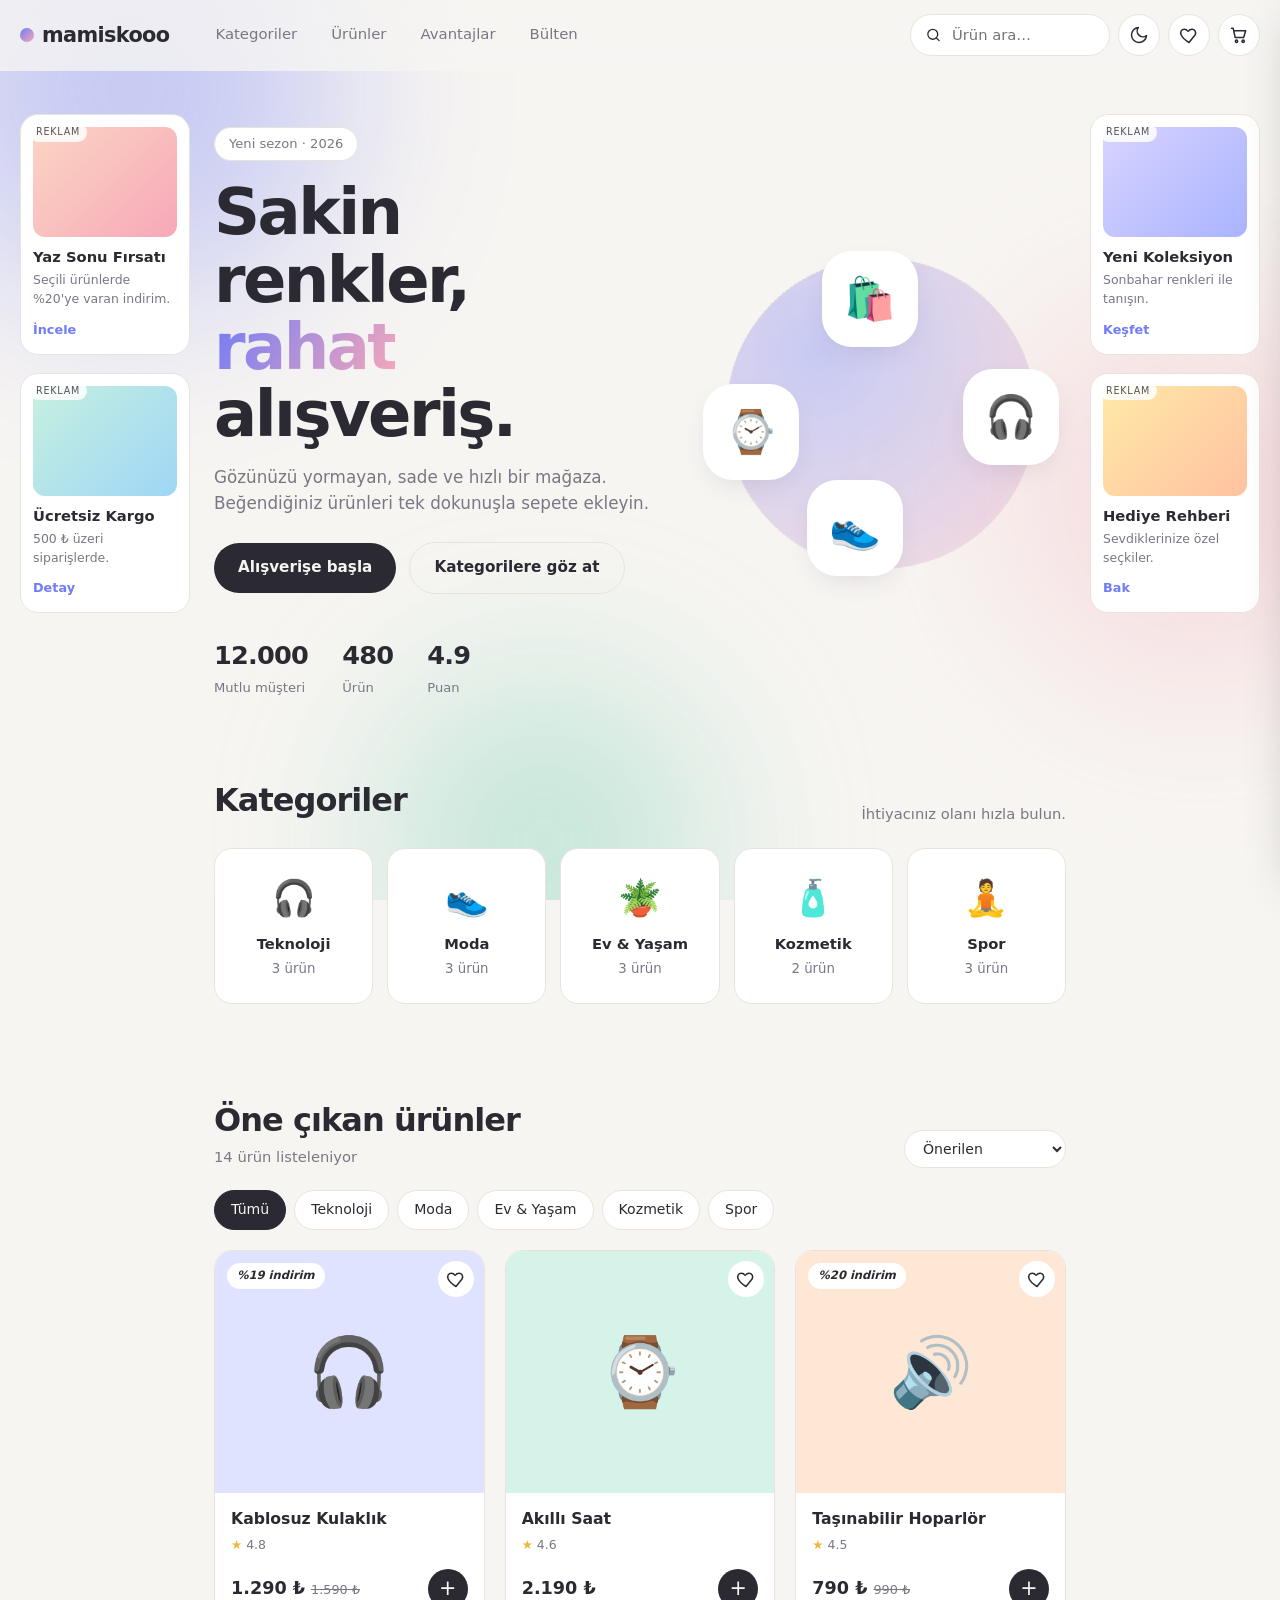
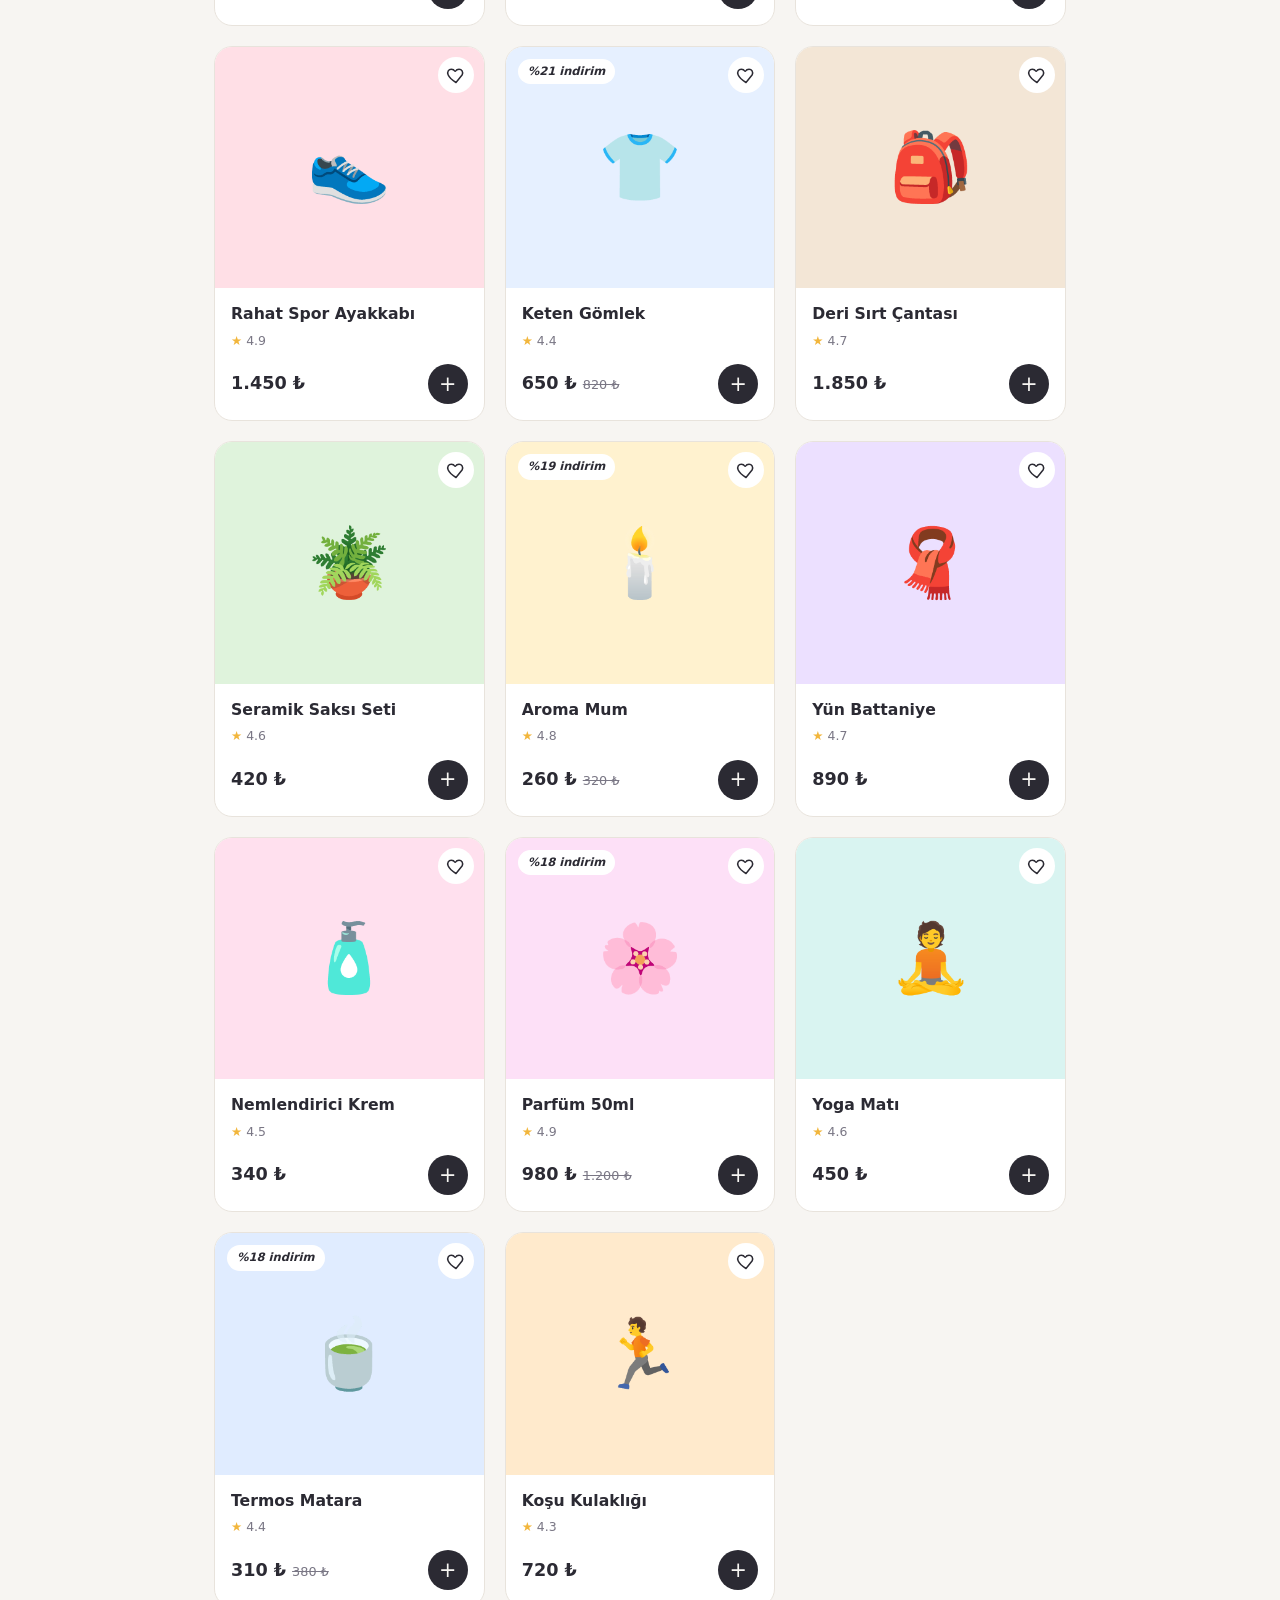
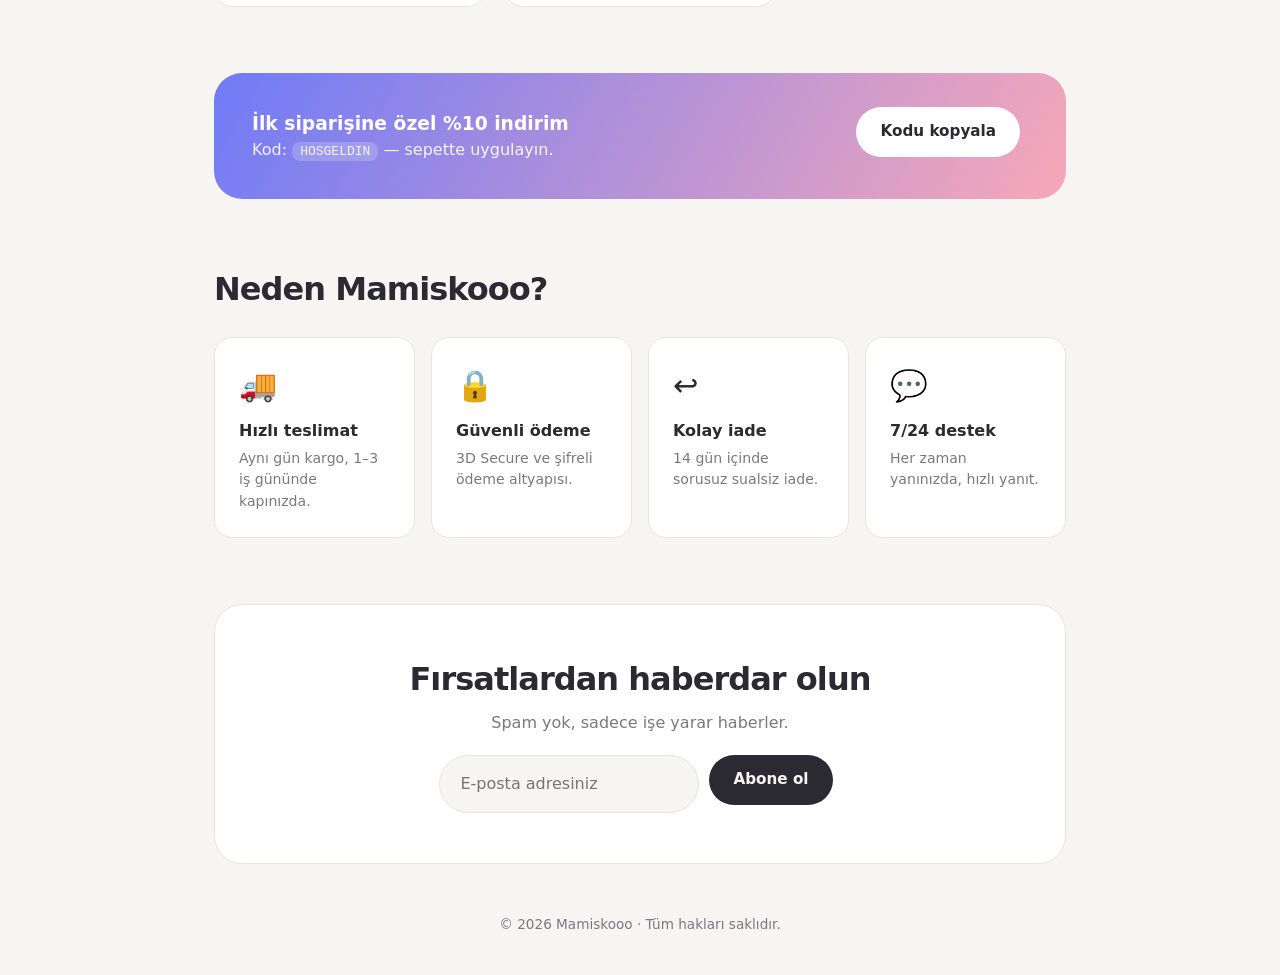
<file: index.html>
<!DOCTYPE html>
<html lang="tr">
<head>
<meta charset="utf-8">
<meta name="viewport" content="width=device-width, initial-scale=1">
<title>Mamiskooo — Sakin, şık alışveriş</title>
<meta name="description" content="Gözü yormayan, sade ve animasyonlu modern e-ticaret deneyimi.">
<link rel="stylesheet" href="css/style.css">
</head>
<body>
<a class="skip" href="#urunler">İçeriğe geç</a>
<div class="bg-blobs" aria-hidden="true"><i></i><i></i><i></i></div>

<header class="header" id="header">
  <div class="wrap header-in">
    <a class="logo" href="#top" aria-label="Mamiskooo ana sayfa"><span class="logo-dot"></span>mamiskooo</a>
    <nav class="nav" aria-label="Ana menü">
      <a href="#kategoriler">Kategoriler</a>
      <a href="#urunler">Ürünler</a>
      <a href="#avantajlar">Avantajlar</a>
      <a href="#bulten">Bülten</a>
    </nav>
    <div class="actions">
      <label class="search"><span class="sr">Ara</span>
        <svg viewBox="0 0 24 24" aria-hidden="true"><circle cx="11" cy="11" r="7"/><path d="m20 20-3.5-3.5"/></svg>
        <input id="q" type="search" placeholder="Ürün ara…" autocomplete="off">
      </label>
      <button class="icon-btn" id="theme" aria-label="Tema değiştir"><svg viewBox="0 0 24 24"><path d="M21 12.8A9 9 0 1 1 11.2 3a7 7 0 0 0 9.8 9.8z"/></svg></button>
      <button class="icon-btn" id="favBtn" aria-label="Favoriler"><svg viewBox="0 0 24 24"><path d="M12 21s-7.5-4.6-9.5-9.3C1.2 8.5 3 5 6.4 5c2 0 3.5 1.1 4.3 2.5h.6C12.1 6.1 13.6 5 15.6 5 19 5 20.8 8.5 19.5 11.7 19.5 11.7 12 21 12 21z"/></svg><b class="badge" id="favCount">0</b></button>
      <button class="icon-btn cart-btn" id="cartBtn" aria-label="Sepeti aç"><svg viewBox="0 0 24 24"><path d="M3 4h2l2.4 11h10.2L20 7H6.2"/><circle cx="9" cy="19.5" r="1.4"/><circle cx="17" cy="19.5" r="1.4"/></svg><b class="badge" id="cartCount">0</b></button>
    </div>
  </div>
</header>

<div class="layout" id="top">
  <!-- Sol reklam rayı -->
  <aside class="rail rail-l" aria-label="Reklam alanı">
    <div class="ad" data-ad>
      <button class="ad-x" aria-label="Reklamı kapat">×</button>
      <span class="ad-tag">Reklam</span>
      <div class="ad-art a1"></div>
      <h4>Yaz Sonu Fırsatı</h4>
      <p>Seçili ürünlerde %20'ye varan indirim.</p>
      <a href="#urunler">İncele</a>
    </div>
    <div class="ad" data-ad>
      <button class="ad-x" aria-label="Reklamı kapat">×</button>
      <span class="ad-tag">Reklam</span>
      <div class="ad-art a2"></div>
      <h4>Ücretsiz Kargo</h4>
      <p>500 ₺ üzeri siparişlerde.</p>
      <a href="#avantajlar">Detay</a>
    </div>
  </aside>

  <main class="main">
    <section class="hero">
      <div class="hero-text">
        <span class="pill reveal">Yeni sezon · 2026</span>
        <h1 class="reveal" style="--d:.08s">Sakin renkler,<br><em>rahat</em> alışveriş.</h1>
        <p class="reveal" style="--d:.16s">Gözünüzü yormayan, sade ve hızlı bir mağaza. Beğendiğiniz ürünleri tek dokunuşla sepete ekleyin.</p>
        <div class="reveal" style="--d:.24s">
          <a class="btn" href="#urunler">Alışverişe başla</a>
          <a class="btn ghost" href="#kategoriler">Kategorilere göz at</a>
        </div>
        <ul class="stats reveal" style="--d:.32s">
          <li><b data-count="12000">0</b><span>Mutlu müşteri</span></li>
          <li><b data-count="480">0</b><span>Ürün</span></li>
          <li><b data-count="4.9" data-dec="1">0</b><span>Puan</span></li>
        </ul>
      </div>
      <div class="hero-art" aria-hidden="true">
        <div class="orb o1">🛍️</div><div class="orb o2">🎧</div><div class="orb o3">👟</div><div class="orb o4">⌚</div>
        <div class="ring"></div>
      </div>
    </section>

    <section id="kategoriler" class="sec">
      <div class="sec-head reveal"><h2>Kategoriler</h2><p>İhtiyacınız olanı hızla bulun.</p></div>
      <div class="cats" id="cats"></div>
    </section>

    <section id="urunler" class="sec">
      <div class="sec-head reveal">
        <div><h2>Öne çıkan ürünler</h2><p id="resultInfo"></p></div>
        <label class="sort"><span class="sr">Sırala</span>
          <select id="sort">
            <option value="def">Önerilen</option>
            <option value="asc">Fiyat: Artan</option>
            <option value="desc">Fiyat: Azalan</option>
            <option value="rate">En yüksek puan</option>
          </select>
        </label>
      </div>
      <div class="chips" id="chips" role="tablist"></div>
      <div class="grid" id="grid"></div>
      <p class="empty" id="empty" hidden>Aramanıza uygun ürün bulunamadı.</p>
    </section>

    <section class="banner reveal">
      <div><h3>İlk siparişine özel %10 indirim</h3><p>Kod: <code>HOSGELDIN</code> — sepette uygulayın.</p></div>
      <button class="btn light" id="copyCode">Kodu kopyala</button>
    </section>

    <section id="avantajlar" class="sec">
      <div class="sec-head reveal"><h2>Neden Mamiskooo?</h2></div>
      <div class="perks">
        <article class="perk reveal"><span>🚚</span><h4>Hızlı teslimat</h4><p>Aynı gün kargo, 1–3 iş gününde kapınızda.</p></article>
        <article class="perk reveal" style="--d:.08s"><span>🔒</span><h4>Güvenli ödeme</h4><p>3D Secure ve şifreli ödeme altyapısı.</p></article>
        <article class="perk reveal" style="--d:.16s"><span>↩️</span><h4>Kolay iade</h4><p>14 gün içinde sorusuz sualsiz iade.</p></article>
        <article class="perk reveal" style="--d:.24s"><span>💬</span><h4>7/24 destek</h4><p>Her zaman yanınızda, hızlı yanıt.</p></article>
      </div>
    </section>

    <section id="bulten" class="sec news reveal">
      <h2>Fırsatlardan haberdar olun</h2>
      <p>Spam yok, sadece işe yarar haberler.</p>
      <form id="newsForm"><input type="email" required placeholder="E-posta adresiniz" aria-label="E-posta"><button class="btn">Abone ol</button></form>
    </section>

    <footer class="footer">© 2026 Mamiskooo · Tüm hakları saklıdır.</footer>
  </main>

  <!-- Sağ reklam rayı -->
  <aside class="rail rail-r" aria-label="Reklam alanı">
    <div class="ad" data-ad>
      <button class="ad-x" aria-label="Reklamı kapat">×</button>
      <span class="ad-tag">Reklam</span>
      <div class="ad-art a3"></div>
      <h4>Yeni Koleksiyon</h4>
      <p>Sonbahar renkleri ile tanışın.</p>
      <a href="#urunler">Keşfet</a>
    </div>
    <div class="ad" data-ad>
      <button class="ad-x" aria-label="Reklamı kapat">×</button>
      <span class="ad-tag">Reklam</span>
      <div class="ad-art a4"></div>
      <h4>Hediye Rehberi</h4>
      <p>Sevdiklerinize özel seçkiler.</p>
      <a href="#kategoriler">Bak</a>
    </div>
  </aside>
</div>

<!-- Sepet çekmecesi -->
<div class="overlay" id="overlay"></div>
<aside class="drawer" id="drawer" aria-label="Sepet" aria-hidden="true">
  <div class="drawer-head"><h3>Sepetim</h3><button class="icon-btn" id="closeCart" aria-label="Kapat">×</button></div>
  <div class="drawer-body" id="cartItems"></div>
  <div class="drawer-foot">
    <div class="ship" id="shipBar"><span id="shipText"></span><div class="bar"><i id="shipFill"></i></div></div>
    <div class="total"><span>Toplam</span><b id="cartTotal">0 ₺</b></div>
    <button class="btn block" id="checkout">Ödemeye geç</button>
  </div>
</aside>

<!-- Hızlı bakış -->
<div class="modal" id="modal" aria-hidden="true" role="dialog" aria-modal="true">
  <div class="modal-card" id="modalCard"></div>
</div>

<div class="toast" id="toast" role="status" aria-live="polite"></div>
<script src="js/app.js"></script>
</body>
</html>
</file>
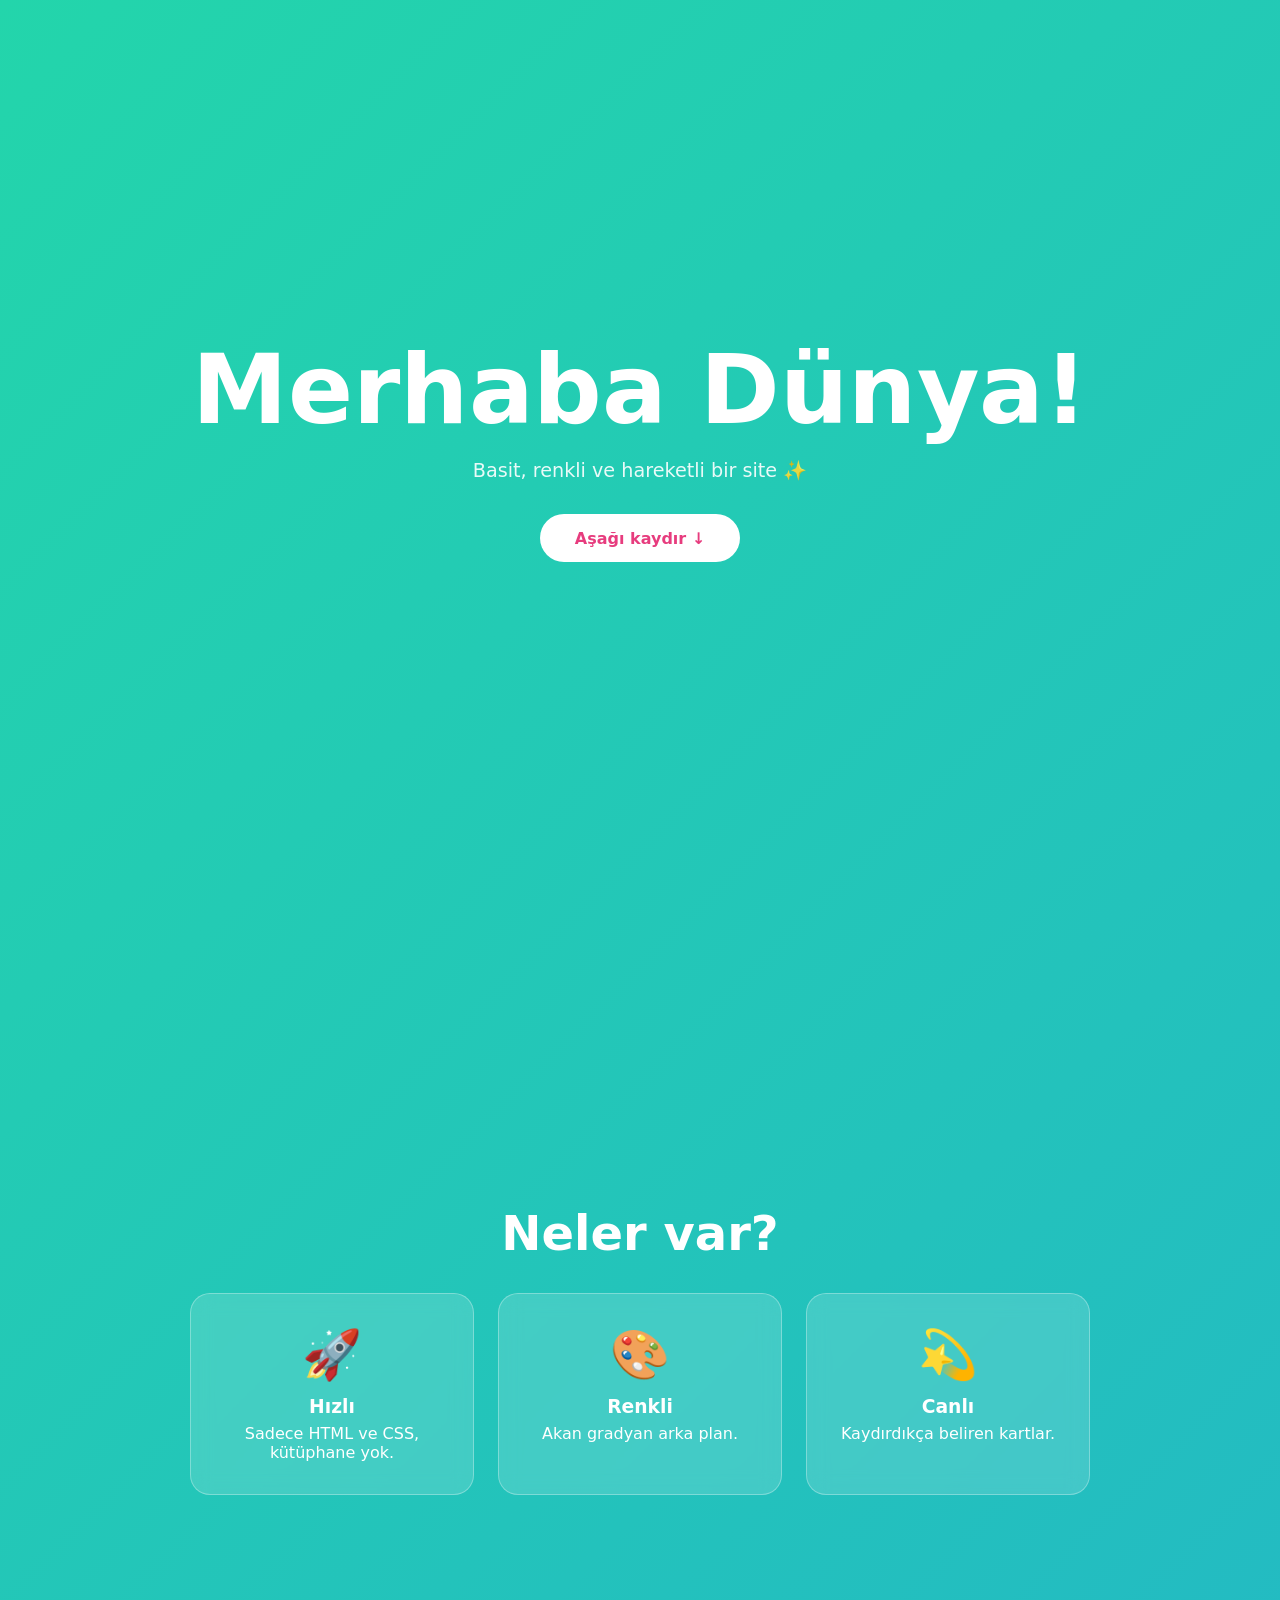
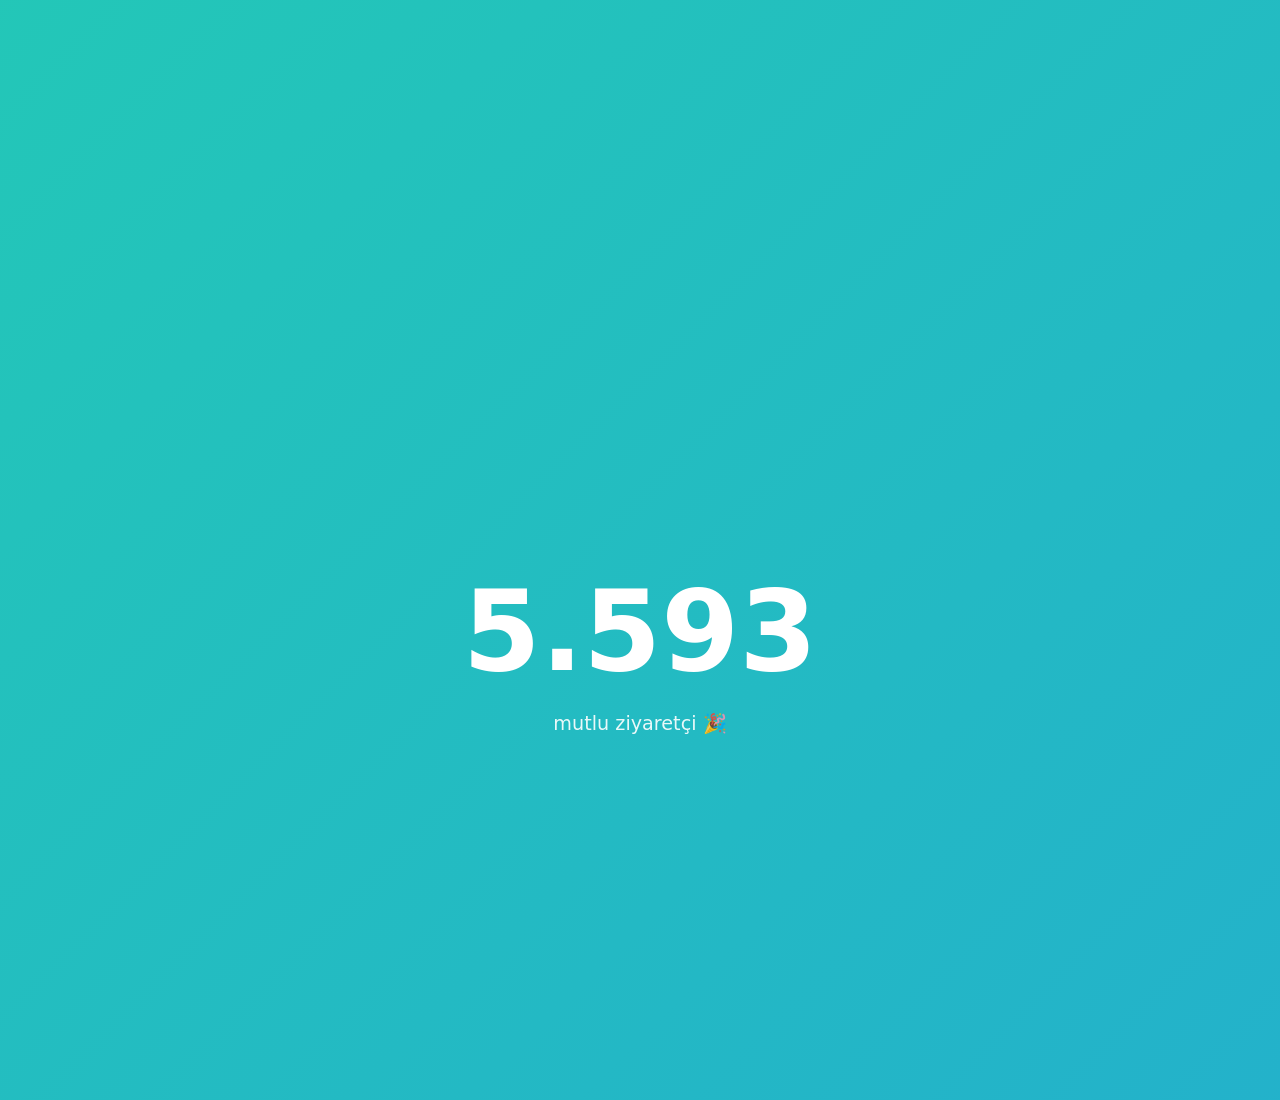
<file: basit/index.html>
<!DOCTYPE html>
<html lang="tr">
<head>
<meta charset="utf-8">
<meta name="viewport" content="width=device-width, initial-scale=1">
<title>Merhaba Dünya — Animasyonlu Site</title>
<style>
  *{margin:0;padding:0;box-sizing:border-box}
  html{scroll-behavior:smooth}
  body{
    font-family:system-ui,-apple-system,"Segoe UI",Roboto,sans-serif;
    color:#fff;min-height:100vh;overflow-x:hidden;
    background:linear-gradient(-45deg,#ee7752,#e73c7e,#23a6d5,#23d5ab);
    background-size:400% 400%;animation:bg 15s ease infinite;
  }
  @keyframes bg{0%{background-position:0 50%}50%{background-position:100% 50%}100%{background-position:0 50%}}

  /* Yüzen baloncuklar */
  .bubbles{position:fixed;inset:0;z-index:0;pointer-events:none;overflow:hidden}
  .bubbles span{
    position:absolute;bottom:-120px;border-radius:50%;
    background:rgba(255,255,255,.18);backdrop-filter:blur(2px);
    animation:rise linear infinite;
  }
  @keyframes rise{to{transform:translateY(-120vh) scale(1.3);opacity:0}}

  main{position:relative;z-index:1}
  section{min-height:100vh;display:grid;place-items:center;padding:2rem;text-align:center}

  h1{font-size:clamp(2.5rem,9vw,6rem);line-height:1.1;font-weight:800}
  h1 span{display:inline-block;animation:pop .8s cubic-bezier(.2,1.6,.4,1) both}
  @keyframes pop{from{opacity:0;transform:translateY(40px) scale(.5) rotate(-10deg)}}
  .sub{margin-top:1rem;font-size:1.2rem;opacity:.9;animation:fade 1.5s .9s both}
  @keyframes fade{from{opacity:0}}

  .btn{
    display:inline-block;margin-top:2rem;padding:.9rem 2.2rem;border-radius:999px;
    background:#fff;color:#e73c7e;font-weight:700;text-decoration:none;
    animation:pulse 2s infinite;transition:transform .2s;
  }
  .btn:hover{transform:scale(1.1) rotate(-2deg)}
  @keyframes pulse{0%{box-shadow:0 0 0 0 rgba(255,255,255,.7)}70%{box-shadow:0 0 0 22px rgba(255,255,255,0)}100%{box-shadow:0 0 0 0 rgba(255,255,255,0)}}

  /* Kartlar */
  .cards{display:grid;grid-template-columns:repeat(auto-fit,minmax(220px,1fr));gap:1.5rem;max-width:900px;width:100%}
  .card{
    background:rgba(255,255,255,.15);backdrop-filter:blur(10px);
    border:1px solid rgba(255,255,255,.3);border-radius:20px;padding:2rem 1.5rem;
    opacity:0;transform:translateY(50px);transition:opacity .7s,transform .7s,background .3s;
  }
  .card.show{opacity:1;transform:none}
  .card:hover{transform:translateY(-10px) scale(1.03);background:rgba(255,255,255,.25)}
  .card .ico{font-size:3rem;display:inline-block;animation:float 3s ease-in-out infinite}
  .card:nth-child(2) .ico{animation-delay:.5s}
  .card:nth-child(3) .ico{animation-delay:1s}
  @keyframes float{50%{transform:translateY(-12px) rotate(8deg)}}
  .card h3{margin:.8rem 0 .4rem}
  h2{font-size:clamp(1.8rem,5vw,3rem);margin-bottom:2rem}

  /* Sayaç */
  .counter{font-size:clamp(3rem,12vw,7rem);font-weight:800}

  @media (prefers-reduced-motion:reduce){*{animation:none!important;transition:none!important}.card{opacity:1;transform:none}}
</style>
</head>
<body>
<div class="bubbles" id="bubbles" aria-hidden="true"></div>

<main>
  <section>
    <div>
      <h1 id="title">Merhaba Dünya!</h1>
      <p class="sub">Basit, renkli ve hareketli bir site ✨</p>
      <a class="btn" href="#kartlar">Aşağı kaydır ↓</a>
    </div>
  </section>

  <section id="kartlar">
    <div>
      <h2>Neler var?</h2>
      <div class="cards">
        <div class="card"><div class="ico">🚀</div><h3>Hızlı</h3><p>Sadece HTML ve CSS, kütüphane yok.</p></div>
        <div class="card"><div class="ico">🎨</div><h3>Renkli</h3><p>Akan gradyan arka plan.</p></div>
        <div class="card"><div class="ico">💫</div><h3>Canlı</h3><p>Kaydırdıkça beliren kartlar.</p></div>
      </div>
    </div>
  </section>

  <section>
    <div>
      <div class="counter" id="count">0</div>
      <p class="sub" style="animation:none">mutlu ziyaretçi 🎉</p>
    </div>
  </section>
</main>

<script>
  // Başlığı harf harf canlandır
  const t = document.getElementById('title');
  t.innerHTML = [...t.textContent].map((c,i)=>
    `<span style="animation-delay:${i*.06}s">${c===' '?'&nbsp;':c}</span>`).join('');

  // Baloncuklar
  const b = document.getElementById('bubbles');
  for(let i=0;i<25;i++){
    const s=document.createElement('span'), z=20+Math.random()*80;
    s.style.cssText=`left:${Math.random()*100}%;width:${z}px;height:${z}px;`+
      `animation-duration:${8+Math.random()*12}s;animation-delay:${-Math.random()*20}s`;
    b.appendChild(s);
  }

  // Kaydırınca beliren kartlar + sayaç
  const io = new IntersectionObserver(es=>es.forEach(e=>{
    if(!e.isIntersecting) return;
    e.target.classList.add('show');
    if(e.target.id==='count') countUp(e.target);
    io.unobserve(e.target);
  }),{threshold:.3});
  document.querySelectorAll('.card').forEach((c,i)=>{c.style.transitionDelay=i*.15+'s';io.observe(c)});
  io.observe(document.getElementById('count'));

  function countUp(el){
    const end=12345, t0=performance.now(), d=2000;
    (function f(n){
      const p=Math.min((n-t0)/d,1);
      el.textContent=Math.floor(end*(1-Math.pow(1-p,3))).toLocaleString('tr-TR');
      if(p<1) requestAnimationFrame(f);
    })(t0);
  }
</script>
</body>
</html>
</file>
<file: css/style.css>
:root{
  --bg:#f7f5f2; --surface:#ffffff; --surface-2:#f0ece6; --text:#2b2a33; --muted:#7a7785;
  --line:#e8e3dc; --brand:#6f7bf7; --brand-2:#f7a8b8; --accent:#5fc9a8; --shadow:0 10px 30px -12px rgba(60,50,90,.18);
  --r:18px; --ease:cubic-bezier(.22,.8,.3,1);
}
:root[data-theme=dark]{
  --bg:#17171d; --surface:#20202a; --surface-2:#2a2a36; --text:#ecebf2; --muted:#9a98a8;
  --line:#32323f; --brand:#8d97ff; --brand-2:#e58fa3; --accent:#6fd6b5; --shadow:0 10px 30px -12px rgba(0,0,0,.5);
}
*{box-sizing:border-box;margin:0}
html{scroll-behavior:smooth;scroll-padding-top:90px}
body{font-family:"Inter",system-ui,-apple-system,"Segoe UI",Roboto,sans-serif;background:var(--bg);color:var(--text);line-height:1.55;transition:background .4s,color .4s;overflow-x:hidden}
a{color:inherit;text-decoration:none}
button,input,select{font:inherit;color:inherit}
button{cursor:pointer;background:none;border:0}
svg{width:20px;height:20px;fill:none;stroke:currentColor;stroke-width:1.8;stroke-linecap:round;stroke-linejoin:round}
.sr{position:absolute;width:1px;height:1px;overflow:hidden;clip:rect(0 0 0 0)}
.skip{position:absolute;left:-999px}.skip:focus{left:12px;top:12px;background:var(--surface);padding:8px 14px;border-radius:10px;z-index:99}
:focus-visible{outline:2px solid var(--brand);outline-offset:2px}
.wrap{max-width:1400px;margin:auto;padding:0 20px}

/* Arka plan */
.bg-blobs{position:fixed;inset:0;z-index:-1;overflow:hidden;pointer-events:none}
.bg-blobs i{position:absolute;border-radius:50%;filter:blur(90px);opacity:.35;animation:float 22s ease-in-out infinite}
.bg-blobs i:nth-child(1){width:420px;height:420px;background:var(--brand);top:-120px;left:-80px}
.bg-blobs i:nth-child(2){width:360px;height:360px;background:var(--brand-2);top:35%;right:-100px;animation-delay:-8s}
.bg-blobs i:nth-child(3){width:320px;height:320px;background:var(--accent);bottom:-100px;left:30%;animation-delay:-15s}
@keyframes float{50%{transform:translate(40px,-50px) scale(1.12)}}

/* Header */
.header{position:sticky;top:0;z-index:30;backdrop-filter:blur(14px);background:color-mix(in srgb,var(--bg) 78%,transparent);border-bottom:1px solid transparent;transition:border-color .3s,box-shadow .3s}
.header.scrolled{border-color:var(--line);box-shadow:var(--shadow)}
.header-in{display:flex;align-items:center;gap:20px;height:70px}
.logo{font-weight:800;font-size:1.3rem;letter-spacing:-.03em;display:flex;align-items:center;gap:8px}
.logo-dot{width:14px;height:14px;border-radius:50%;background:linear-gradient(135deg,var(--brand),var(--brand-2));animation:pulse 3s ease-in-out infinite}
@keyframes pulse{50%{transform:scale(1.3)}}
.nav{display:flex;gap:6px;margin-left:12px}
.nav a{padding:8px 14px;border-radius:99px;color:var(--muted);font-size:.93rem;transition:.25s}
.nav a:hover{background:var(--surface-2);color:var(--text)}
.actions{margin-left:auto;display:flex;align-items:center;gap:8px}
.search{display:flex;align-items:center;gap:8px;background:var(--surface);border:1px solid var(--line);border-radius:99px;padding:0 14px;height:42px;transition:.3s var(--ease);width:200px}
.search:focus-within{width:260px;border-color:var(--brand);box-shadow:0 0 0 4px color-mix(in srgb,var(--brand) 18%,transparent)}
.search input{border:0;background:none;outline:0;width:100%;font-size:.92rem}
.icon-btn{position:relative;width:42px;height:42px;border-radius:50%;display:grid;place-items:center;background:var(--surface);border:1px solid var(--line);transition:.25s var(--ease);font-size:1.4rem}
.icon-btn:hover{transform:translateY(-2px) rotate(-4deg);border-color:var(--brand)}
.badge{position:absolute;top:-4px;right:-4px;min-width:19px;height:19px;border-radius:99px;background:var(--brand);color:#fff;font-size:.7rem;display:grid;place-items:center;padding:0 5px;transform:scale(0);transition:transform .35s var(--ease)}
.badge.on{transform:scale(1)}.badge.bump{animation:bump .4s}
@keyframes bump{40%{transform:scale(1.5)}}

/* Yerleşim: reklam rayları yanlarda */
.layout{display:grid;grid-template-columns:minmax(0,1fr);gap:24px;max-width:1500px;margin:auto;padding:0 20px}
.rail{display:none}
@media(min-width:1200px){
  .layout{grid-template-columns:170px minmax(0,1fr) 170px}
  .rail{display:flex;flex-direction:column;gap:18px;position:sticky;top:90px;align-self:start;padding-top:24px}
}
.ad{position:relative;background:var(--surface);border:1px solid var(--line);border-radius:var(--r);padding:12px;opacity:0;transform:translateY(14px);animation:rise .8s var(--ease) forwards;transition:.35s var(--ease)}
.rail .ad:nth-child(2){animation-delay:.2s}
.ad:hover{transform:translateY(-3px);box-shadow:var(--shadow)}
.ad-tag{position:absolute;top:8px;left:8px;font-size:.6rem;letter-spacing:.08em;text-transform:uppercase;background:rgba(255,255,255,.85);color:#555;padding:2px 7px;border-radius:99px;z-index:1}
.ad-x{position:absolute;top:6px;right:6px;width:22px;height:22px;border-radius:50%;background:rgba(0,0,0,.35);color:#fff;font-size:.9rem;line-height:1;z-index:1;opacity:0;transition:.25s}
.ad:hover .ad-x,.ad-x:focus-visible{opacity:1}
.ad-art{height:110px;border-radius:12px;margin-bottom:10px;background-size:200% 200%;animation:shift 10s ease infinite}
.a1{background-image:linear-gradient(135deg,#fbd5c4,#f7a8b8,#fbd5c4)}
.a2{background-image:linear-gradient(135deg,#c6f0e0,#9fd6f5,#c6f0e0)}
.a3{background-image:linear-gradient(135deg,#d9d4ff,#a9b3ff,#d9d4ff)}
.a4{background-image:linear-gradient(135deg,#ffe9a8,#ffc2a0,#ffe9a8)}
@keyframes shift{50%{background-position:100% 100%}}
.ad h4{font-size:.92rem;line-height:1.3}.ad p{font-size:.78rem;color:var(--muted);margin:4px 0 8px}
.ad a{font-size:.8rem;font-weight:600;color:var(--brand)}
.ad.gone{animation:none;opacity:0;transform:scale(.9);height:0;padding:0;margin:0;border:0;overflow:hidden}
@keyframes rise{to{opacity:1;transform:none}}

/* Hero */
.hero{display:grid;grid-template-columns:1.1fr .9fr;align-items:center;gap:30px;padding:56px 0 30px;min-height:520px}
.pill{display:inline-block;background:var(--surface);border:1px solid var(--line);padding:6px 14px;border-radius:99px;font-size:.82rem;color:var(--muted)}
h1{font-size:clamp(2.3rem,5vw,4rem);line-height:1.05;letter-spacing:-.04em;margin:18px 0 16px}
h1 em{font-style:normal;background:linear-gradient(120deg,var(--brand),var(--brand-2));-webkit-background-clip:text;background-clip:text;color:transparent}
.hero-text>p{color:var(--muted);max-width:480px;margin-bottom:26px;font-size:1.05rem}
.btn{display:inline-flex;align-items:center;justify-content:center;gap:8px;background:var(--text);color:var(--bg);padding:13px 24px;border-radius:99px;font-weight:600;font-size:.95rem;transition:.3s var(--ease);margin:0 8px 8px 0;position:relative;overflow:hidden}
.btn:hover{transform:translateY(-3px);box-shadow:var(--shadow)}
.btn:active{transform:scale(.97)}
.btn.ghost{background:transparent;color:var(--text);border:1px solid var(--line)}
.btn.light{background:#fff;color:#2b2a33}
.btn.block{width:100%;margin:0}
.stats{list-style:none;display:flex;gap:34px;margin-top:34px;padding:0}
.stats b{font-size:1.6rem;display:block;letter-spacing:-.03em}.stats span{color:var(--muted);font-size:.82rem}
.hero-art{position:relative;aspect-ratio:1;max-width:460px;width:100%;justify-self:center}
.ring{position:absolute;inset:8%;border-radius:50%;background:radial-gradient(circle at 30% 30%,color-mix(in srgb,var(--brand) 35%,transparent),color-mix(in srgb,var(--brand-2) 30%,transparent));animation:spin 30s linear infinite;border:1px dashed var(--line)}
.orb{position:absolute;width:96px;height:96px;border-radius:30px;background:var(--surface);box-shadow:var(--shadow);display:grid;place-items:center;font-size:2.6rem;z-index:1;animation:bob 6s ease-in-out infinite}
.o1{top:6%;left:34%}.o2{top:38%;right:2%;animation-delay:-1.5s}.o3{bottom:6%;left:30%;animation-delay:-3s}.o4{top:42%;left:2%;animation-delay:-4.5s}
@keyframes bob{50%{transform:translateY(-18px) rotate(4deg)}}
@keyframes spin{to{transform:rotate(360deg)}}

/* Bölümler */
.sec{padding:46px 0}
.sec-head{display:flex;justify-content:space-between;align-items:flex-end;gap:16px;margin-bottom:22px;flex-wrap:wrap}
h2{font-size:clamp(1.5rem,3vw,2rem);letter-spacing:-.03em}
.sec-head p{color:var(--muted);font-size:.92rem}
.cats{display:grid;grid-template-columns:repeat(auto-fit,minmax(150px,1fr));gap:14px}
.cat{background:var(--surface);border:1px solid var(--line);border-radius:var(--r);padding:22px 16px;text-align:center;transition:.35s var(--ease);position:relative;overflow:hidden}
.cat span{font-size:2.2rem;display:block;transition:.4s var(--ease)}
.cat b{display:block;margin-top:8px;font-size:.92rem}
.cat small{color:var(--muted)}
.cat:hover{transform:translateY(-6px);box-shadow:var(--shadow);border-color:var(--brand)}
.cat:hover span{transform:scale(1.25) rotate(-8deg)}
.chips{display:flex;gap:8px;flex-wrap:wrap;margin-bottom:20px}
.chip{padding:8px 16px;border-radius:99px;border:1px solid var(--line);background:var(--surface);font-size:.88rem;transition:.25s}
.chip:hover{border-color:var(--brand)}
.chip.on{background:var(--text);color:var(--bg);border-color:var(--text)}
.sort select{background:var(--surface);border:1px solid var(--line);border-radius:99px;padding:9px 14px;font-size:.88rem}

.grid{display:grid;grid-template-columns:repeat(auto-fill,minmax(230px,1fr));gap:20px}
.card{background:var(--surface);border:1px solid var(--line);border-radius:var(--r);overflow:hidden;transition:.4s var(--ease);opacity:0;transform:translateY(24px);animation:rise .6s var(--ease) forwards;animation-delay:calc(var(--i,0)*50ms);display:flex;flex-direction:column}
.card:hover{transform:translateY(-8px);box-shadow:var(--shadow)}
.thumb{position:relative;aspect-ratio:1/.9;display:grid;place-items:center;font-size:4.2rem;cursor:pointer;overflow:hidden}
.thumb span{transition:.5s var(--ease);display:block}
.card:hover .thumb span{transform:scale(1.18) rotate(-6deg)}
.tag{position:absolute;top:12px;left:12px;background:var(--surface);font-size:.72rem;font-weight:600;padding:4px 10px;border-radius:99px}
.fav{position:absolute;top:10px;right:10px;width:36px;height:36px;border-radius:50%;background:var(--surface);display:grid;place-items:center;transition:.3s var(--ease)}
.fav:hover{transform:scale(1.15)}
.fav.on svg{fill:#ef6a8a;stroke:#ef6a8a;animation:bump .45s}
.info{padding:14px 16px 16px;display:flex;flex-direction:column;gap:4px;flex:1}
.info h3{font-size:.98rem;font-weight:600}
.rate{font-size:.78rem;color:var(--muted)}.rate i{color:#f2b63c;font-style:normal}
.buy{display:flex;align-items:center;justify-content:space-between;margin-top:auto;padding-top:10px}
.price b{font-size:1.1rem}.price s{color:var(--muted);font-size:.8rem;margin-left:6px}
.add{width:40px;height:40px;border-radius:50%;background:var(--text);color:var(--bg);display:grid;place-items:center;font-size:1.3rem;transition:.3s var(--ease)}
.add:hover{transform:rotate(90deg) scale(1.1);background:var(--brand);color:#fff}
.empty{text-align:center;color:var(--muted);padding:40px}

.banner{display:flex;align-items:center;justify-content:space-between;gap:20px;flex-wrap:wrap;background:linear-gradient(120deg,var(--brand),var(--brand-2),var(--brand));background-size:200% 200%;animation:shift 12s ease infinite;color:#fff;border-radius:28px;padding:34px 38px;margin:20px 0}
.banner p{opacity:.9}.banner code{background:rgba(255,255,255,.22);padding:2px 8px;border-radius:8px}
.perks{display:grid;grid-template-columns:repeat(auto-fit,minmax(200px,1fr));gap:16px}
.perk{background:var(--surface);border:1px solid var(--line);border-radius:var(--r);padding:24px;transition:.35s var(--ease)}
.perk:hover{transform:translateY(-5px);box-shadow:var(--shadow)}
.perk span{font-size:1.9rem;display:inline-block;animation:bob 5s ease-in-out infinite}
.perk h4{margin:10px 0 4px}.perk p{color:var(--muted);font-size:.88rem}
.news{text-align:center;background:var(--surface);border:1px solid var(--line);border-radius:28px;margin:20px 0;padding:50px 20px}
.news p{color:var(--muted);margin:6px 0 20px}
.news form{display:flex;gap:10px;justify-content:center;flex-wrap:wrap}
.news input{padding:13px 20px;border-radius:99px;border:1px solid var(--line);background:var(--bg);min-width:260px;outline:0}
.news input:focus{border-color:var(--brand)}
.footer{text-align:center;color:var(--muted);font-size:.85rem;padding:30px 0 40px}

/* Scroll reveal */
.reveal{opacity:0;transform:translateY(26px);transition:opacity .8s var(--ease),transform .8s var(--ease);transition-delay:var(--d,0s)}
.reveal.in{opacity:1;transform:none}

/* Sepet */
.overlay{position:fixed;inset:0;background:rgba(20,18,30,.4);backdrop-filter:blur(3px);opacity:0;pointer-events:none;transition:.4s;z-index:40}
.overlay.on{opacity:1;pointer-events:auto}
.drawer{position:fixed;top:0;right:0;height:100%;width:min(420px,100%);background:var(--surface);z-index:50;display:flex;flex-direction:column;transform:translateX(105%);transition:transform .5s var(--ease);box-shadow:-20px 0 50px -20px rgba(0,0,0,.3)}
.drawer.on{transform:none}
.drawer-head{display:flex;justify-content:space-between;align-items:center;padding:20px 22px;border-bottom:1px solid var(--line)}
.drawer-body{flex:1;overflow:auto;padding:14px 22px}
.drawer-foot{padding:18px 22px;border-top:1px solid var(--line)}
.line{display:grid;grid-template-columns:64px 1fr auto;gap:14px;align-items:center;padding:12px 0;border-bottom:1px solid var(--line);animation:rise .4s var(--ease) both}
.line .t{width:64px;height:64px;border-radius:14px;display:grid;place-items:center;font-size:1.9rem}
.line h5{font-size:.92rem}.line small{color:var(--muted)}
.qty{display:inline-flex;align-items:center;gap:8px;margin-top:6px;background:var(--surface-2);border-radius:99px;padding:2px}
.qty button{width:26px;height:26px;border-radius:50%;background:var(--surface)}
.rm{color:var(--muted);font-size:.78rem}.rm:hover{color:#e0556f}
.cart-empty{text-align:center;color:var(--muted);padding:60px 0}.cart-empty span{font-size:3rem;display:block;animation:bob 4s ease-in-out infinite}
.ship{font-size:.82rem;color:var(--muted);margin-bottom:12px}
.bar{height:6px;background:var(--surface-2);border-radius:99px;margin-top:6px;overflow:hidden}
.bar i{display:block;height:100%;width:0;background:linear-gradient(90deg,var(--brand),var(--accent));border-radius:99px;transition:width .6s var(--ease)}
.total{display:flex;justify-content:space-between;font-size:1.1rem;margin-bottom:14px}

/* Modal */
.modal{position:fixed;inset:0;display:grid;place-items:center;padding:20px;background:rgba(20,18,30,.45);backdrop-filter:blur(4px);z-index:60;opacity:0;pointer-events:none;transition:.35s}
.modal.on{opacity:1;pointer-events:auto}
.modal-card{background:var(--surface);border-radius:26px;max-width:720px;width:100%;display:grid;grid-template-columns:1fr 1fr;overflow:hidden;transform:scale(.92) translateY(20px);transition:.5s var(--ease);position:relative}
.modal.on .modal-card{transform:none}
.m-art{display:grid;place-items:center;font-size:7rem;min-height:300px}
.m-info{padding:34px 28px;display:flex;flex-direction:column;gap:10px}
.m-info p{color:var(--muted);font-size:.92rem}
.m-x{position:absolute;top:12px;right:12px}
.toast{position:fixed;left:50%;bottom:28px;transform:translate(-50%,30px);background:var(--text);color:var(--bg);padding:12px 22px;border-radius:99px;font-size:.9rem;opacity:0;pointer-events:none;transition:.45s var(--ease);z-index:80}
.toast.on{opacity:1;transform:translate(-50%,0)}

@media(max-width:900px){
  .nav{display:none}
  .hero{grid-template-columns:1fr;padding-top:30px;text-align:left}
  .hero-art{max-width:320px}
  .modal-card{grid-template-columns:1fr}.m-art{min-height:200px;font-size:5rem}
}
@media(max-width:560px){
  .search{width:44px;padding:0 12px}.search:focus-within{width:150px}
  .search input{width:0}.search:focus-within input{width:100%}
  .grid{grid-template-columns:repeat(2,1fr);gap:12px}
  .thumb{font-size:3rem}.banner{padding:26px}
}
@media(prefers-reduced-motion:reduce){
  *,*::before,*::after{animation-duration:.01ms!important;animation-iteration-count:1!important;transition-duration:.01ms!important}
  .reveal,.card,.ad{opacity:1;transform:none}
}
</file>
